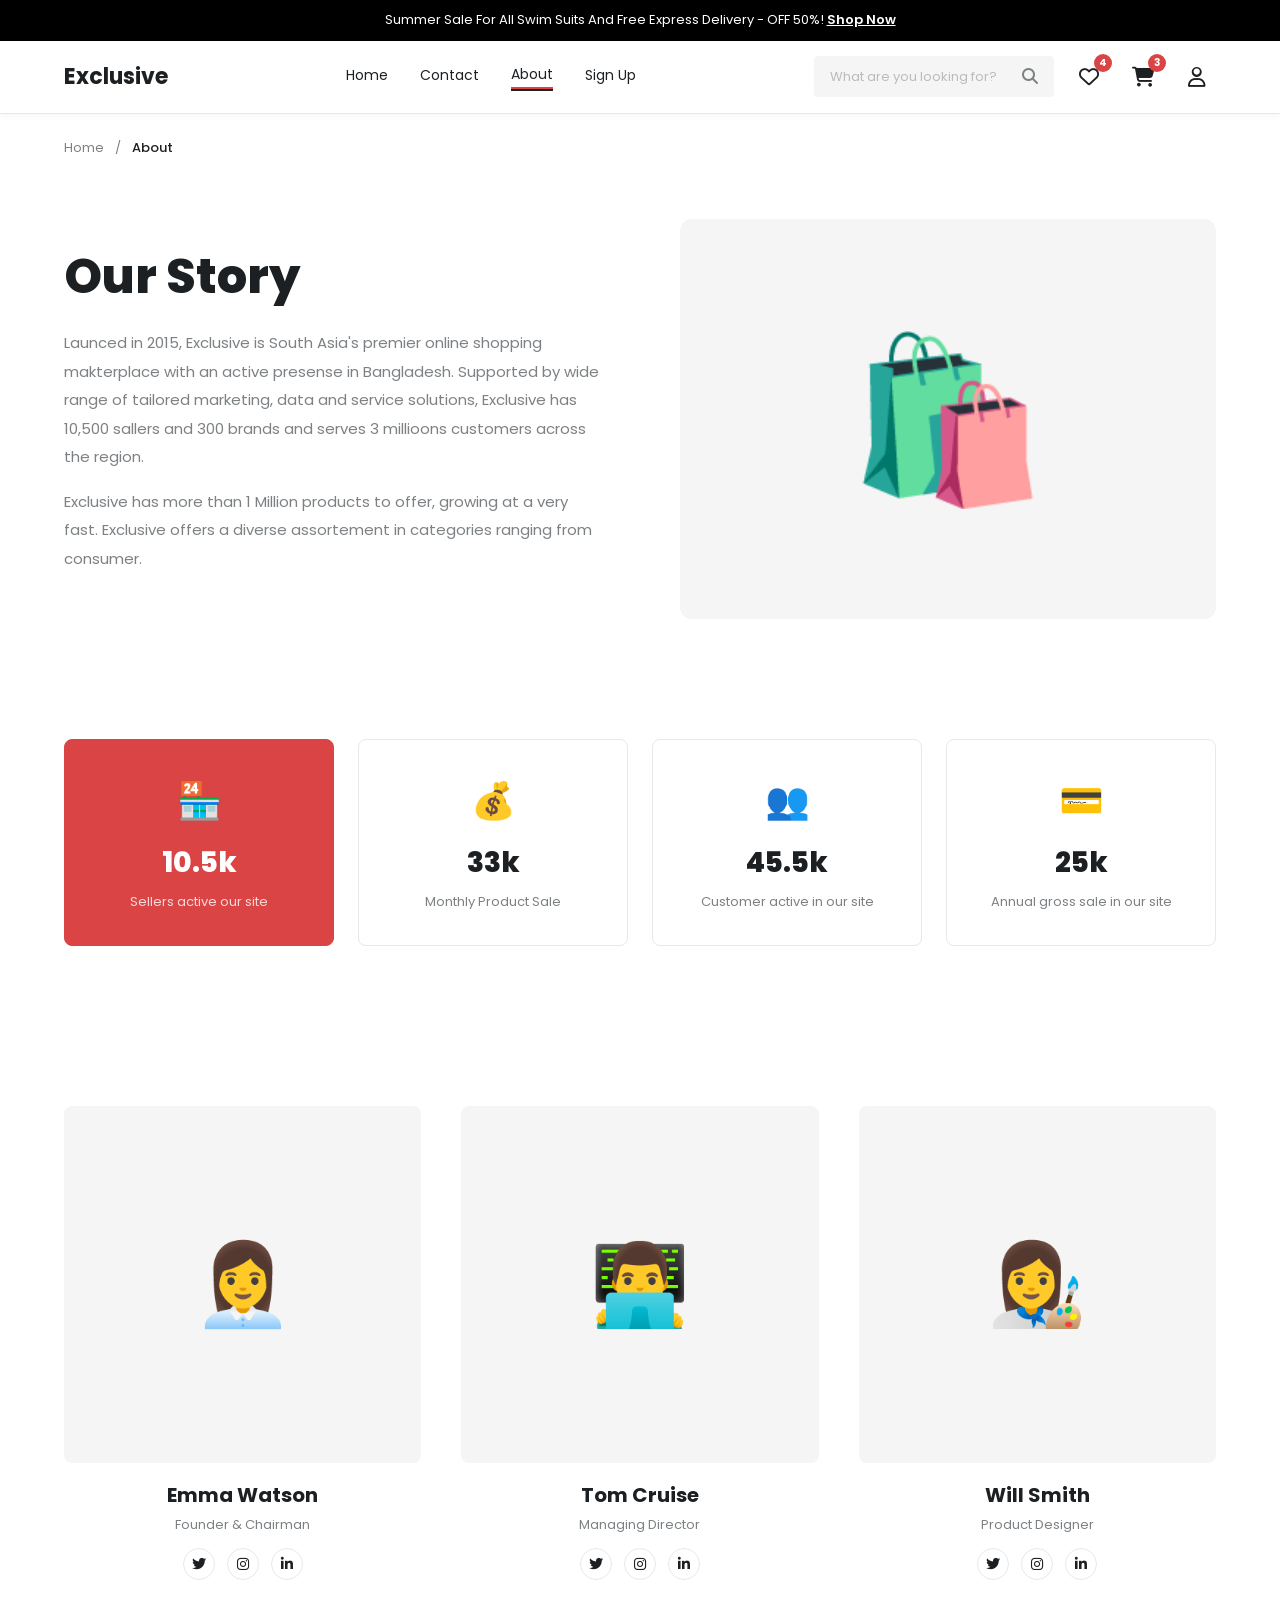
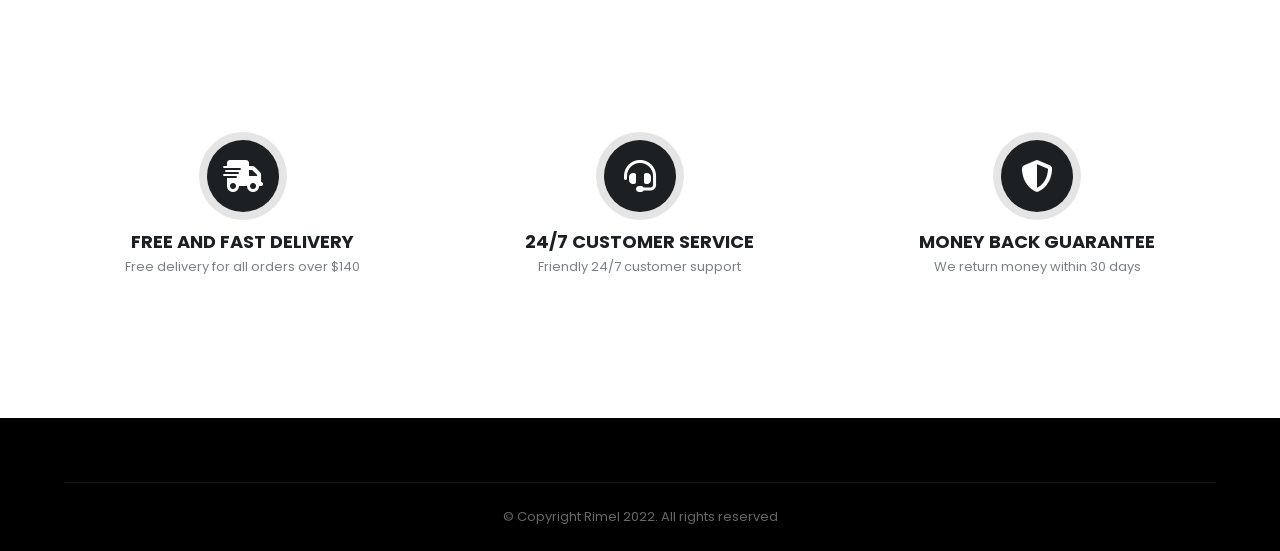
<file: about.html>
<!DOCTYPE html>
<html lang="en">
<head>
  <meta charset="UTF-8" />
  <meta name="viewport" content="width=device-width, initial-scale=1.0" />
  <title>About Us - Exclusive</title>
  <link rel="stylesheet" href="css/style.css" />
  <link rel="stylesheet" href="https://cdnjs.cloudflare.com/ajax/libs/font-awesome/6.4.0/css/all.min.css" />
  <link href="https://fonts.googleapis.com/css2?family=Poppins:wght@300;400;500;600;700;800&display=swap" rel="stylesheet" />
  <style>
    .about-hero { display: grid; grid-template-columns: 1fr 1fr; gap: 80px; align-items: center; padding: 60px 0; }
    .about-hero-content h1 { font-size: 48px; font-weight: 800; line-height: 1.2; margin-bottom: 24px; }
    .about-hero-content p { font-size: 15px; color: var(--text-secondary); line-height: 1.9; margin-bottom: 16px; }
    .about-hero-img { background: var(--bg-light); border-radius: 12px; min-height: 400px; display: flex; align-items: center; justify-content: center; font-size: 160px; }
    .stats-grid { display: grid; grid-template-columns: repeat(4, 1fr); gap: 24px; margin: 60px 0; }
    .stat-card { border: 1px solid var(--border); border-radius: 8px; padding: 32px 24px; text-align: center; cursor: pointer; transition: var(--transition); }
    .stat-card:hover, .stat-card.active { background: var(--primary); border-color: var(--primary); color: #fff; }
    .stat-card:hover .stat-label, .stat-card.active .stat-label { color: rgba(255,255,255,0.8); }
    .stat-icon { font-size: 36px; margin-bottom: 12px; }
    .stat-number { font-size: 28px; font-weight: 800; margin-bottom: 6px; }
    .stat-label { font-size: 13px; color: var(--text-secondary); }
    .team-grid { display: grid; grid-template-columns: repeat(3, 1fr); gap: 40px; margin: 40px 0; }
    .team-card { text-align: center; }
    .team-avatar { width: 100%; aspect-ratio: 1; background: var(--bg-light); border-radius: 8px; display: flex; align-items: center; justify-content: center; font-size: 80px; margin-bottom: 16px; }
    .team-name { font-size: 20px; font-weight: 700; margin-bottom: 4px; }
    .team-role { font-size: 13px; color: var(--text-secondary); margin-bottom: 12px; }
    .team-socials { display: flex; justify-content: center; gap: 12px; }
    .team-social { width: 32px; height: 32px; border-radius: 50%; border: 1px solid var(--border); display: flex; align-items: center; justify-content: center; font-size: 14px; transition: var(--transition); }
    .team-social:hover { background: var(--primary); border-color: var(--primary); color: #fff; }
    @media (max-width: 768px) { .about-hero { grid-template-columns: 1fr; } .stats-grid { grid-template-columns: 1fr 1fr; } .team-grid { grid-template-columns: 1fr; } }
  </style>
</head>
<body>

<!-- Topbar -->
<div class="topbar">
  <div class="container">
    <div class="topbar-message">Summer Sale For All Swim Suits And Free Express Delivery - OFF 50%! <a href="#">Shop Now</a></div>
  </div>
</div>

<!-- Header -->
<header class="header">
  <div class="container">
    <div class="header-inner">
      <a href="index.html" class="logo">Exclusive</a>
      <nav class="nav">
        <a href="index.html">Home</a>
        <a href="contact.html">Contact</a>
        <a href="about.html" class="active">About</a>
        <a href="signup.html">Sign Up</a>
      </nav>
      <div class="header-actions">
        <div class="search-bar"><input type="text" placeholder="What are you looking for?" /><button type="button"><i class="fas fa-search"></i></button></div>
        <a href="wishlist.html" class="header-icon-btn"><i class="far fa-heart"></i><span class="badge">4</span></a>
        <a href="cart.html" class="header-icon-btn"><i class="fas fa-shopping-cart"></i><span class="badge">3</span></a>
        <a href="account.html" class="header-icon-btn"><i class="far fa-user"></i></a>
      </div>
    </div>
  </div>
</header>

<!-- Breadcrumb -->
<div class="container" style="padding-top:24px;">
  <nav style="font-size:13px;color:var(--text-secondary);">
    <a href="index.html" style="color:var(--text-secondary);">Home</a>
    <span style="margin:0 8px;">/</span>
    <span style="color:var(--text-primary);font-weight:500;">About</span>
  </nav>
</div>

<!-- About Hero -->
<section class="container">
  <div class="about-hero">
    <div class="about-hero-content">
      <h1>Our Story</h1>
      <p>Launced in 2015, Exclusive is South Asia's premier online shopping makterplace with an active presense in Bangladesh. Supported by wide range of tailored marketing, data and service solutions, Exclusive has 10,500 sallers and 300 brands and serves 3 millioons customers across the region.</p>
      <p>Exclusive has more than 1 Million products to offer, growing at a very fast. Exclusive offers a diverse assortement in categories ranging from consumer.</p>
    </div>
    <div class="about-hero-img">🛍️</div>
  </div>
</section>

<!-- Stats -->
<section class="container">
  <div class="stats-grid">
    <div class="stat-card active">
      <div class="stat-icon">🏪</div>
      <div class="stat-number">10.5k</div>
      <div class="stat-label">Sellers active our site</div>
    </div>
    <div class="stat-card">
      <div class="stat-icon">💰</div>
      <div class="stat-number">33k</div>
      <div class="stat-label">Monthly Product Sale</div>
    </div>
    <div class="stat-card">
      <div class="stat-icon">👥</div>
      <div class="stat-number">45.5k</div>
      <div class="stat-label">Customer active in our site</div>
    </div>
    <div class="stat-card">
      <div class="stat-icon">💳</div>
      <div class="stat-number">25k</div>
      <div class="stat-label">Annual gross sale in our site</div>
    </div>
  </div>
</section>

<!-- Team -->
<section class="section">
  <div class="container">
    <div class="team-grid">
      <div class="team-card">
        <div class="team-avatar">👩‍💼</div>
        <h3 class="team-name">Emma Watson</h3>
        <p class="team-role">Founder & Chairman</p>
        <div class="team-socials">
          <a href="#" class="team-social"><i class="fab fa-twitter"></i></a>
          <a href="#" class="team-social"><i class="fab fa-instagram"></i></a>
          <a href="#" class="team-social"><i class="fab fa-linkedin-in"></i></a>
        </div>
      </div>
      <div class="team-card">
        <div class="team-avatar">👨‍💻</div>
        <h3 class="team-name">Tom Cruise</h3>
        <p class="team-role">Managing Director</p>
        <div class="team-socials">
          <a href="#" class="team-social"><i class="fab fa-twitter"></i></a>
          <a href="#" class="team-social"><i class="fab fa-instagram"></i></a>
          <a href="#" class="team-social"><i class="fab fa-linkedin-in"></i></a>
        </div>
      </div>
      <div class="team-card">
        <div class="team-avatar">👩‍🎨</div>
        <h3 class="team-name">Will Smith</h3>
        <p class="team-role">Product Designer</p>
        <div class="team-socials">
          <a href="#" class="team-social"><i class="fab fa-twitter"></i></a>
          <a href="#" class="team-social"><i class="fab fa-instagram"></i></a>
          <a href="#" class="team-social"><i class="fab fa-linkedin-in"></i></a>
        </div>
      </div>
    </div>
  </div>
</section>

<!-- Services -->
<section class="section">
  <div class="container">
    <div class="services-grid">
      <div class="service-card">
        <div class="service-icon-wrap"><i class="fas fa-shipping-fast service-icon"></i></div>
        <div><h3 class="service-title">FREE AND FAST DELIVERY</h3><p class="service-desc">Free delivery for all orders over $140</p></div>
      </div>
      <div class="service-card">
        <div class="service-icon-wrap"><i class="fas fa-headset service-icon"></i></div>
        <div><h3 class="service-title">24/7 CUSTOMER SERVICE</h3><p class="service-desc">Friendly 24/7 customer support</p></div>
      </div>
      <div class="service-card">
        <div class="service-icon-wrap"><i class="fas fa-shield-alt service-icon"></i></div>
        <div><h3 class="service-title">MONEY BACK GUARANTEE</h3><p class="service-desc">We return money within 30 days</p></div>
      </div>
    </div>
  </div>
</section>

<footer class="footer"><div class="container"><div class="footer-bottom"><p>&copy; Copyright Rimel 2022. All rights reserved</p></div></div></footer>

<button class="scroll-top"><i class="fas fa-arrow-up"></i></button>
<div class="toast" id="toast"></div>
<script src="js/main.js"></script>
</body>
</html>
</file>
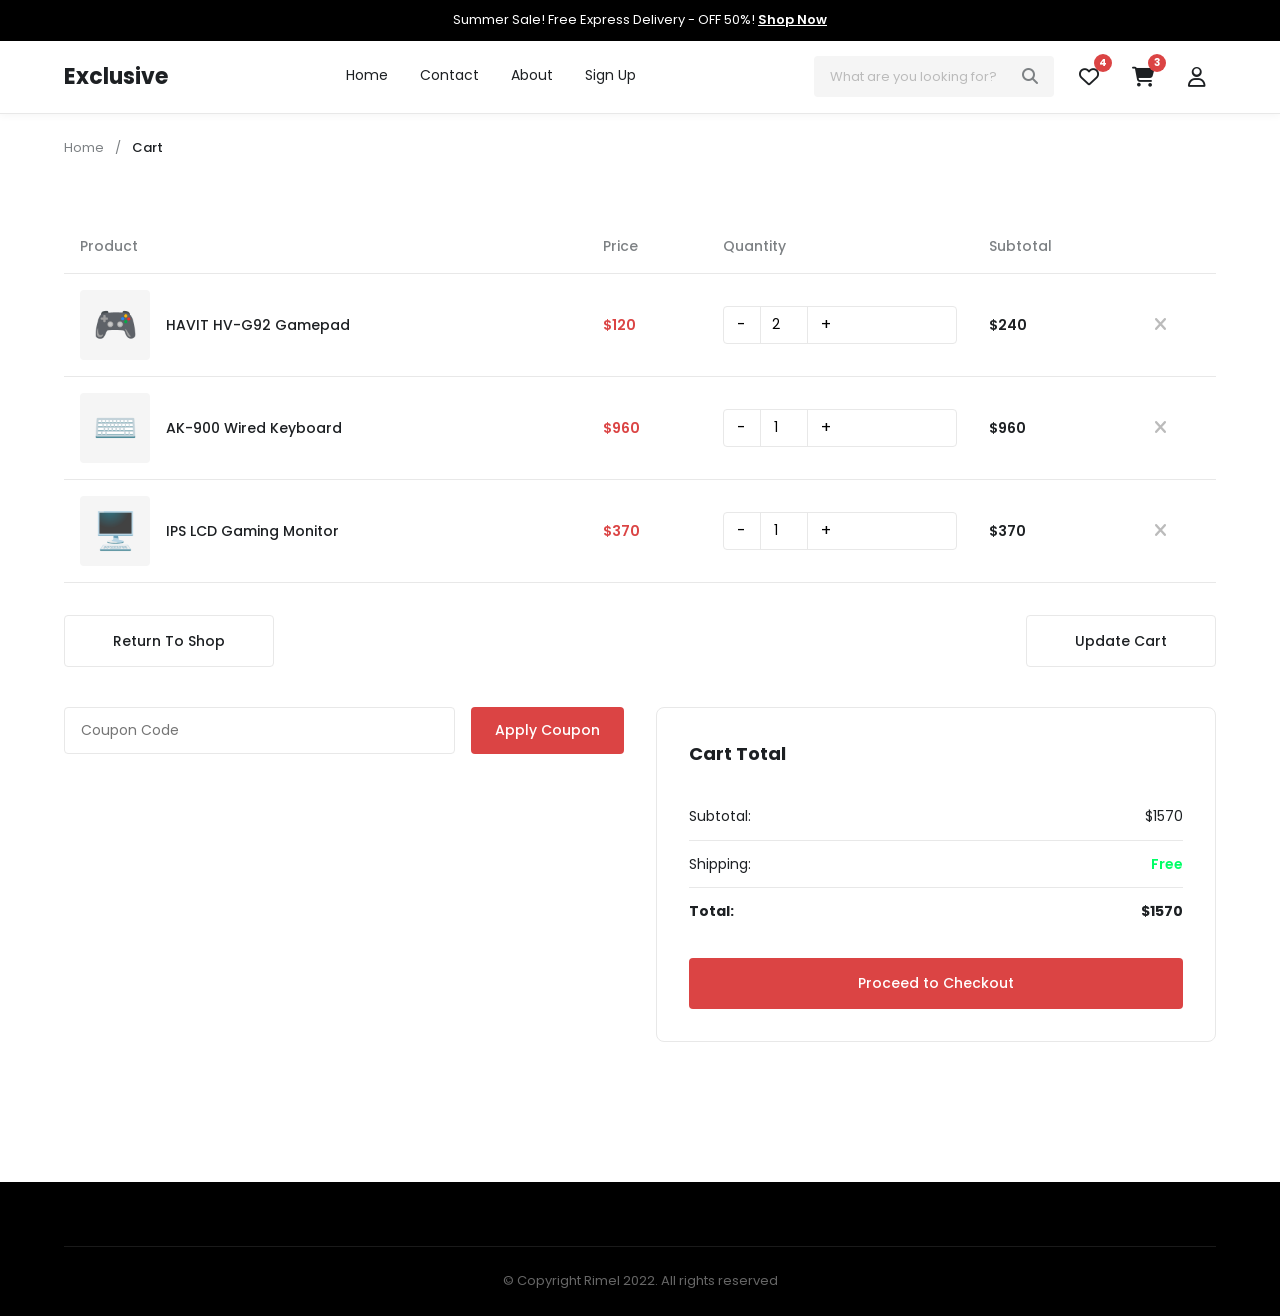
<file: cart.html>
<!DOCTYPE html>
<html lang="en">
<head>
  <meta charset="UTF-8" />
  <meta name="viewport" content="width=device-width, initial-scale=1.0" />
  <title>Cart - Exclusive</title>
  <link rel="stylesheet" href="css/style.css" />
  <link rel="stylesheet" href="https://cdnjs.cloudflare.com/ajax/libs/font-awesome/6.4.0/css/all.min.css" />
  <link href="https://fonts.googleapis.com/css2?family=Poppins:wght@300;400;500;600;700;800&display=swap" rel="stylesheet" />
  <style>
    .cart-table { width: 100%; border-collapse: collapse; margin-bottom: 32px; }
    .cart-table th { text-align: left; padding: 16px; font-size: 14px; font-weight: 500; color: var(--text-secondary); border-bottom: 1px solid var(--border); }
    .cart-table td { padding: 16px; vertical-align: middle; border-bottom: 1px solid var(--border); }
    .cart-product { display: flex; align-items: center; gap: 16px; }
    .cart-product-img { width: 70px; height: 70px; border-radius: 4px; overflow: hidden; background: var(--bg-light); display: flex; align-items: center; justify-content: center; font-size: 36px; flex-shrink: 0; }
    .cart-product-img img { width: 100%; height: 100%; object-fit: contain; }
    .qty-control { display: flex; align-items: center; border: 1px solid var(--border); border-radius: 4px; overflow: hidden; }
    .qty-btn { width: 36px; height: 36px; border: none; background: transparent; cursor: pointer; font-size: 16px; transition: var(--transition); display: flex; align-items: center; justify-content: center; }
    .qty-btn:hover { background: var(--primary); color: #fff; }
    .qty-input { width: 48px; height: 36px; border: none; border-left: 1px solid var(--border); border-right: 1px solid var(--border); text-align: center; font-family: var(--font-main); font-size: 14px; }
    .cart-bottom { display: grid; grid-template-columns: 1fr 1fr; gap: 32px; }
    .coupon-form { display: flex; gap: 16px; }
    .coupon-input { flex: 1; border: 1px solid var(--border); border-radius: 4px; padding: 12px 16px; font-size: 14px; font-family: var(--font-main); }
    .cart-summary { border: 1px solid var(--border); border-radius: 8px; padding: 32px; }
    .cart-summary h3 { font-size: 18px; font-weight: 700; margin-bottom: 24px; }
    .summary-row { display: flex; justify-content: space-between; padding: 12px 0; border-bottom: 1px solid var(--border); font-size: 14px; }
    .summary-row:last-of-type { border-bottom: none; }
    .summary-total { font-weight: 700; }
    .delete-btn { color: var(--text-muted); cursor: pointer; transition: var(--transition); background: none; border: none; font-size: 18px; }
    .delete-btn:hover { color: var(--primary); }
    @media (max-width: 768px) { .cart-bottom { grid-template-columns: 1fr; } }
  </style>
</head>
<body>

<!-- Topbar -->
<div class="topbar"><div class="container"><div class="topbar-message">Summer Sale! Free Express Delivery - OFF 50%! <a href="#">Shop Now</a></div></div></div>

<!-- Header -->
<header class="header">
  <div class="container">
    <div class="header-inner">
      <a href="index.html" class="logo">Exclusive</a>
      <nav class="nav">
        <a href="index.html">Home</a><a href="contact.html">Contact</a><a href="about.html">About</a><a href="signup.html">Sign Up</a>
      </nav>
      <div class="header-actions">
        <div class="search-bar"><input type="text" placeholder="What are you looking for?" /><button type="button"><i class="fas fa-search"></i></button></div>
        <a href="wishlist.html" class="header-icon-btn"><i class="far fa-heart"></i><span class="badge">4</span></a>
        <a href="cart.html" class="header-icon-btn"><i class="fas fa-shopping-cart"></i><span class="badge" style="background:var(--primary);">3</span></a>
        <a href="account.html" class="header-icon-btn"><i class="far fa-user"></i></a>
      </div>
    </div>
  </div>
</header>

<!-- Breadcrumb -->
<div class="container" style="padding-top:24px;padding-bottom:0;">
  <nav style="font-size:13px;color:var(--text-secondary);">
    <a href="index.html" style="color:var(--text-secondary);">Home</a> <span style="margin:0 8px;">/</span> <span style="color:var(--text-primary);font-weight:500;">Cart</span>
  </nav>
</div>

<!-- Cart Section -->
<section class="section">
  <div class="container">

    <table class="cart-table">
      <thead>
        <tr>
          <th>Product</th>
          <th>Price</th>
          <th>Quantity</th>
          <th>Subtotal</th>
          <th></th>
        </tr>
      </thead>
      <tbody>
        <tr>
          <td>
            <div class="cart-product">
              <div class="cart-product-img">🎮</div>
              <span style="font-size:14px;font-weight:500;">HAVIT HV-G92 Gamepad</span>
            </div>
          </td>
          <td style="color:var(--primary);font-weight:600;">$120</td>
          <td>
            <div class="qty-control">
              <button class="qty-btn" onclick="changeQty(this,-1)">-</button>
              <input type="number" class="qty-input" value="2" min="1" />
              <button class="qty-btn" onclick="changeQty(this,1)">+</button>
            </div>
          </td>
          <td style="font-weight:600;">$240</td>
          <td><button class="delete-btn" onclick="this.closest('tr').remove()"><i class="fas fa-times"></i></button></td>
        </tr>
        <tr>
          <td>
            <div class="cart-product">
              <div class="cart-product-img">⌨️</div>
              <span style="font-size:14px;font-weight:500;">AK-900 Wired Keyboard</span>
            </div>
          </td>
          <td style="color:var(--primary);font-weight:600;">$960</td>
          <td>
            <div class="qty-control">
              <button class="qty-btn" onclick="changeQty(this,-1)">-</button>
              <input type="number" class="qty-input" value="1" min="1" />
              <button class="qty-btn" onclick="changeQty(this,1)">+</button>
            </div>
          </td>
          <td style="font-weight:600;">$960</td>
          <td><button class="delete-btn" onclick="this.closest('tr').remove()"><i class="fas fa-times"></i></button></td>
        </tr>
        <tr>
          <td>
            <div class="cart-product">
              <div class="cart-product-img">🖥️</div>
              <span style="font-size:14px;font-weight:500;">IPS LCD Gaming Monitor</span>
            </div>
          </td>
          <td style="color:var(--primary);font-weight:600;">$370</td>
          <td>
            <div class="qty-control">
              <button class="qty-btn" onclick="changeQty(this,-1)">-</button>
              <input type="number" class="qty-input" value="1" min="1" />
              <button class="qty-btn" onclick="changeQty(this,1)">+</button>
            </div>
          </td>
          <td style="font-weight:600;">$370</td>
          <td><button class="delete-btn" onclick="this.closest('tr').remove()"><i class="fas fa-times"></i></button></td>
        </tr>
      </tbody>
    </table>

    <!-- Action buttons -->
    <div style="display:flex;justify-content:space-between;margin-bottom:40px;flex-wrap:wrap;gap:16px;">
      <a href="index.html" class="btn btn-secondary">Return To Shop</a>
      <button class="btn btn-secondary" onclick="alert('Cart updated!')">Update Cart</button>
    </div>

    <!-- Bottom -->
    <div class="cart-bottom">
      <!-- Coupon -->
      <div>
        <div class="coupon-form">
          <input type="text" class="coupon-input" placeholder="Coupon Code" />
          <button class="btn btn-primary" style="padding:12px 24px;">Apply Coupon</button>
        </div>
      </div>

      <!-- Summary -->
      <div class="cart-summary">
        <h3>Cart Total</h3>
        <div class="summary-row"><span>Subtotal:</span><span>$1570</span></div>
        <div class="summary-row"><span>Shipping:</span><span style="color:var(--success);font-weight:600;">Free</span></div>
        <div class="summary-row summary-total"><span>Total:</span><span>$1570</span></div>
        <a href="#" class="btn btn-primary" style="width:100%;margin-top:24px;justify-content:center;">Proceed to Checkout</a>
      </div>
    </div>

  </div>
</section>

<footer class="footer"><div class="container"><div class="footer-bottom"><p>&copy; Copyright Rimel 2022. All rights reserved</p></div></div></footer>

<button class="scroll-top"><i class="fas fa-arrow-up"></i></button>
<div class="toast" id="toast"></div>

<script>
function changeQty(btn, delta) {
  const input = btn.parentElement.querySelector('.qty-input');
  input.value = Math.max(1, parseInt(input.value) + delta);
}
</script>
<script src="js/main.js"></script>
</body>
</html>
</file>
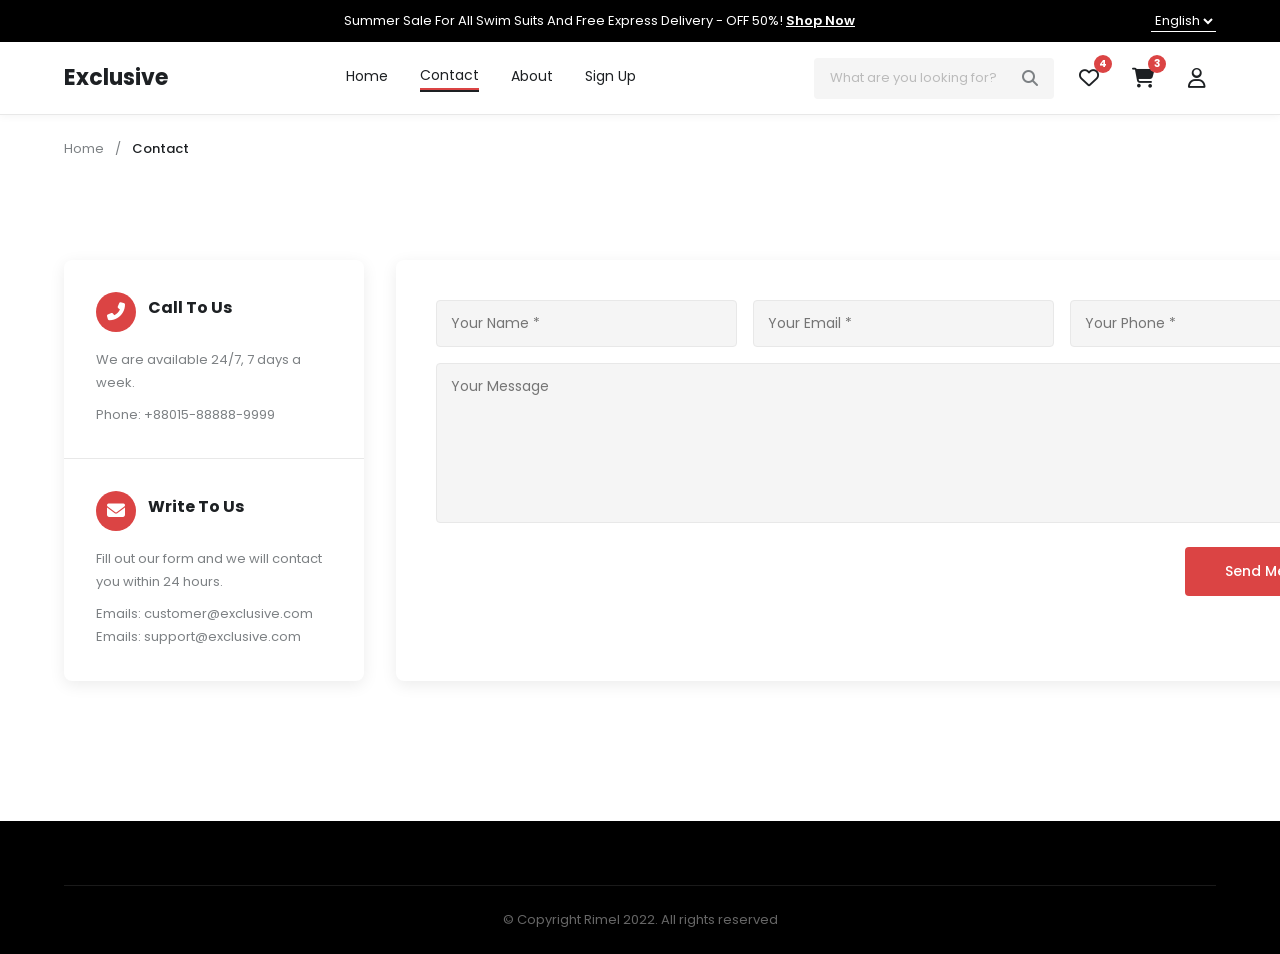
<file: contact.html>
<!DOCTYPE html>
<html lang="en">
<head>
  <meta charset="UTF-8" />
  <meta name="viewport" content="width=device-width, initial-scale=1.0" />
  <title>Contact Us - Exclusive</title>
  <link rel="stylesheet" href="css/style.css" />
  <link rel="stylesheet" href="https://cdnjs.cloudflare.com/ajax/libs/font-awesome/6.4.0/css/all.min.css" />
  <link href="https://fonts.googleapis.com/css2?family=Poppins:wght@300;400;500;600;700;800&display=swap" rel="stylesheet" />
  <style>
    .contact-grid { display: grid; grid-template-columns: 300px 1fr; gap: 32px; margin-top: 40px; }
    .contact-info-card { background: #fff; border-radius: 8px; box-shadow: 0 4px 16px rgba(0,0,0,0.08); overflow: hidden; }
    .contact-info-section { padding: 32px; border-bottom: 1px solid var(--border); }
    .contact-info-section:last-child { border-bottom: none; }
    .contact-info-section h3 { font-size: 16px; font-weight: 700; margin-bottom: 8px; }
    .contact-info-section p { font-size: 13px; color: var(--text-secondary); line-height: 1.8; }
    .contact-form-card { background: #fff; border-radius: 8px; box-shadow: 0 4px 16px rgba(0,0,0,0.08); padding: 40px; }
    .form-row { display: grid; grid-template-columns: 1fr 1fr 1fr; gap: 16px; margin-bottom: 16px; }
    .form-group { display: flex; flex-direction: column; gap: 6px; }
    .form-group label { font-size: 13px; font-weight: 500; color: var(--text-secondary); }
    .form-group input, .form-group textarea { border: 1px solid var(--border); border-radius: 4px; padding: 12px 14px; font-size: 14px; font-family: var(--font-main); transition: var(--transition); background: var(--bg-light); }
    .form-group input:focus, .form-group textarea:focus { border-color: var(--primary); background: #fff; outline: none; }
    .form-group textarea { min-height: 160px; resize: vertical; }
    .contact-form-btn { display: flex; justify-content: flex-end; margin-top: 24px; }
    @media (max-width: 768px) { .contact-grid { grid-template-columns: 1fr; } .form-row { grid-template-columns: 1fr; } }
  </style>
</head>
<body>

<!-- Topbar -->
<div class="topbar">
  <div class="container">
    <div class="topbar-message">Summer Sale For All Swim Suits And Free Express Delivery - OFF 50%! <a href="#">Shop Now</a></div>
    <div class="topbar-links"><select><option>English</option><option>Urdu</option></select></div>
  </div>
</div>

<!-- Header -->
<header class="header">
  <div class="container">
    <div class="header-inner">
      <a href="index.html" class="logo">Exclusive</a>
      <nav class="nav">
        <a href="index.html">Home</a>
        <a href="contact.html" class="active">Contact</a>
        <a href="about.html">About</a>
        <a href="signup.html">Sign Up</a>
      </nav>
      <div class="header-actions">
        <div class="search-bar">
          <input type="text" placeholder="What are you looking for?" />
          <button type="button"><i class="fas fa-search"></i></button>
        </div>
        <a href="wishlist.html" class="header-icon-btn"><i class="far fa-heart"></i><span class="badge">4</span></a>
        <a href="cart.html" class="header-icon-btn"><i class="fas fa-shopping-cart"></i><span class="badge cart-badge">3</span></a>
        <a href="account.html" class="header-icon-btn"><i class="far fa-user"></i></a>
      </div>
    </div>
  </div>
</header>

<!-- Breadcrumb -->
<div class="container" style="padding-top:24px;padding-bottom:0;">
  <nav style="font-size:13px;color:var(--text-secondary);">
    <a href="index.html" style="color:var(--text-secondary);">Home</a>
    <span style="margin:0 8px;">/</span>
    <span style="color:var(--text-primary);font-weight:500;">Contact</span>
  </nav>
</div>

<!-- Contact Section -->
<section class="section">
  <div class="container">
    <div class="contact-grid">

      <!-- Info Cards -->
      <div class="contact-info-card">
        <div class="contact-info-section">
          <div style="display:flex;align-items:center;gap:12px;margin-bottom:16px;">
            <div style="width:40px;height:40px;background:var(--primary);border-radius:50%;display:flex;align-items:center;justify-content:center;color:#fff;font-size:18px;">
              <i class="fas fa-phone-alt"></i>
            </div>
            <h3>Call To Us</h3>
          </div>
          <p>We are available 24/7, 7 days a week.</p>
          <p style="margin-top:8px;">Phone: +88015-88888-9999</p>
        </div>
        <div class="contact-info-section">
          <div style="display:flex;align-items:center;gap:12px;margin-bottom:16px;">
            <div style="width:40px;height:40px;background:var(--primary);border-radius:50%;display:flex;align-items:center;justify-content:center;color:#fff;font-size:18px;">
              <i class="fas fa-envelope"></i>
            </div>
            <h3>Write To Us</h3>
          </div>
          <p>Fill out our form and we will contact you within 24 hours.</p>
          <p style="margin-top:8px;">Emails: customer@exclusive.com</p>
          <p>Emails: support@exclusive.com</p>
        </div>
      </div>

      <!-- Form -->
      <div class="contact-form-card">
        <form onsubmit="return false;">
          <div class="form-row">
            <div class="form-group">
              <input type="text" placeholder="Your Name *" required />
            </div>
            <div class="form-group">
              <input type="email" placeholder="Your Email *" required />
            </div>
            <div class="form-group">
              <input type="tel" placeholder="Your Phone *" />
            </div>
          </div>
          <div class="form-group">
            <textarea placeholder="Your Message"></textarea>
          </div>
          <div class="contact-form-btn">
            <button type="submit" class="btn btn-primary" style="padding:14px 40px;">Send Message</button>
          </div>
        </form>
      </div>

    </div>
  </div>
</section>

<!-- Footer -->
<footer class="footer">
  <div class="container">
    <div class="footer-bottom">
      <p>&copy; Copyright Rimel 2022. All rights reserved</p>
    </div>
  </div>
</footer>

<button class="scroll-top" aria-label="Scroll to top"><i class="fas fa-arrow-up"></i></button>
<div class="toast" id="toast"></div>
<script src="js/main.js"></script>
</body>
</html>
</file>
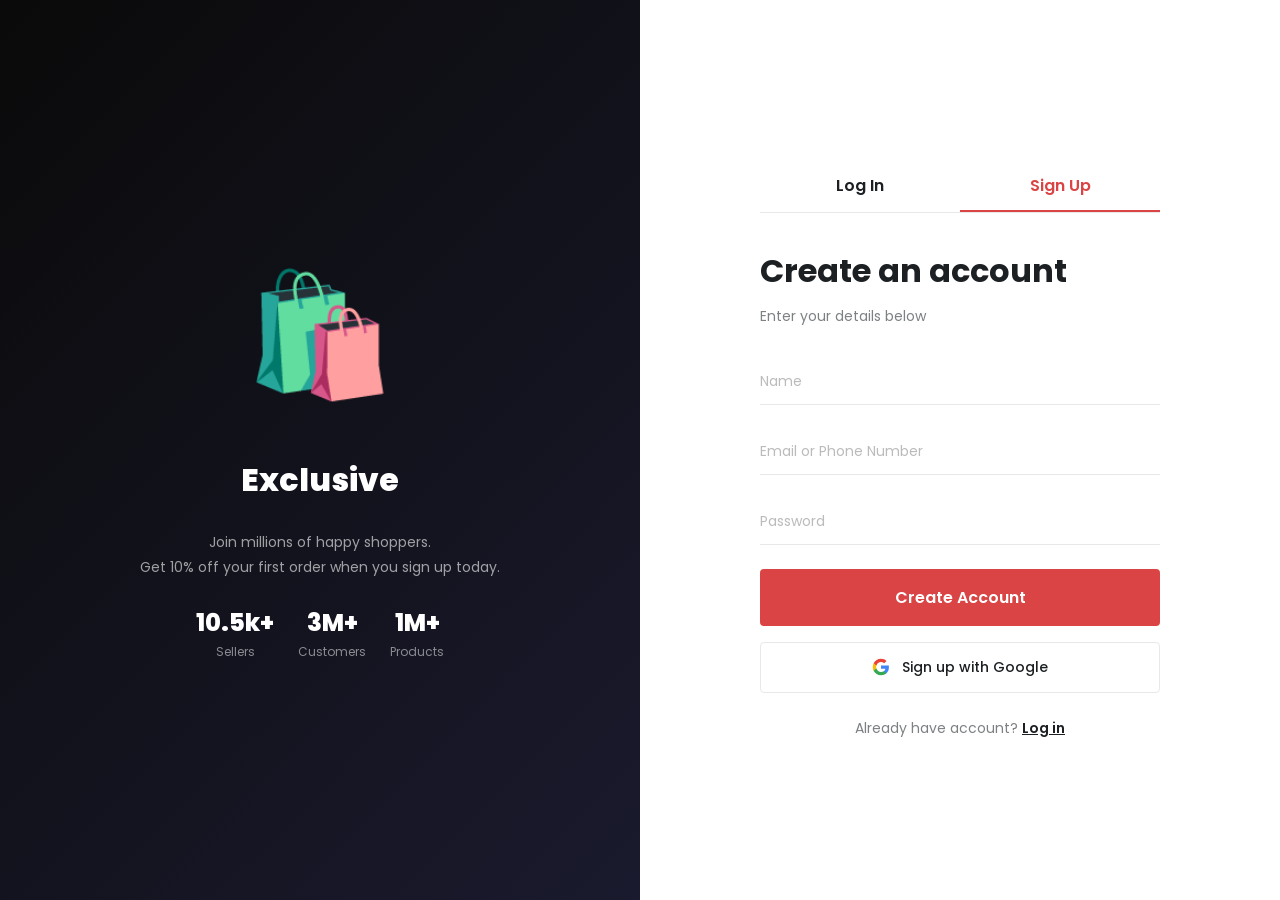
<file: signup.html>
<!DOCTYPE html>
<html lang="en">
<head>
  <meta charset="UTF-8" />
  <meta name="viewport" content="width=device-width, initial-scale=1.0" />
  <title>Sign Up - Exclusive</title>
  <link rel="stylesheet" href="css/style.css" />
  <link rel="stylesheet" href="https://cdnjs.cloudflare.com/ajax/libs/font-awesome/6.4.0/css/all.min.css" />
  <link href="https://fonts.googleapis.com/css2?family=Poppins:wght@300;400;500;600;700;800&display=swap" rel="stylesheet" />
  <style>
    .auth-page { min-height: 100vh; display: grid; grid-template-columns: 1fr 1fr; }
    .auth-visual { background: linear-gradient(135deg, #0a0a0a, #1a1a2e); display: flex; align-items: center; justify-content: center; flex-direction: column; gap: 24px; padding: 60px; }
    .auth-visual-icon { font-size: 120px; }
    .auth-visual-title { font-size: 32px; font-weight: 800; color: #fff; text-align: center; }
    .auth-visual-desc { font-size: 14px; color: rgba(255,255,255,0.6); text-align: center; line-height: 1.8; }
    .auth-form-side { display: flex; align-items: center; justify-content: center; padding: 60px 40px; }
    .auth-form-box { width: 100%; max-width: 400px; }
    .auth-form-box h1 { font-size: 32px; font-weight: 700; margin-bottom: 8px; }
    .auth-form-box p { font-size: 14px; color: var(--text-secondary); margin-bottom: 32px; }
    .auth-input { width: 100%; border: none; border-bottom: 1px solid var(--border); padding: 12px 0; font-size: 14px; font-family: var(--font-main); margin-bottom: 24px; background: transparent; transition: var(--transition); }
    .auth-input:focus { border-bottom-color: var(--primary); outline: none; }
    .auth-input::placeholder { color: var(--text-muted); }
    .auth-btn { width: 100%; padding: 16px; background: var(--primary); color: #fff; border: none; border-radius: 4px; font-size: 16px; font-weight: 600; cursor: pointer; font-family: var(--font-main); transition: var(--transition); margin-bottom: 16px; }
    .auth-btn:hover { background: var(--primary-hover); }
    .auth-google-btn { width: 100%; padding: 14px; background: #fff; color: var(--text-primary); border: 1px solid var(--border); border-radius: 4px; font-size: 14px; font-weight: 500; cursor: pointer; font-family: var(--font-main); display: flex; align-items: center; justify-content: center; gap: 12px; transition: var(--transition); margin-bottom: 24px; }
    .auth-google-btn:hover { background: var(--bg-light); }
    .auth-footer { text-align: center; font-size: 14px; color: var(--text-secondary); }
    .auth-footer a { color: var(--text-primary); font-weight: 600; text-decoration: underline; }
    .auth-tabs { display: flex; margin-bottom: 32px; border-bottom: 1px solid var(--border); }
    .auth-tab { flex: 1; text-align: center; padding: 12px; cursor: pointer; font-size: 16px; font-weight: 600; border-bottom: 2px solid transparent; transition: var(--transition); }
    .auth-tab.active { border-bottom-color: var(--primary); color: var(--primary); }
    @media (max-width: 768px) { .auth-page { grid-template-columns: 1fr; } .auth-visual { display: none; } }
  </style>
</head>
<body>

<div class="auth-page">
  <!-- Visual Side -->
  <div class="auth-visual">
    <div class="auth-visual-icon">🛍️</div>
    <h2 class="auth-visual-title">Exclusive</h2>
    <p class="auth-visual-desc">Join millions of happy shoppers.<br/>Get 10% off your first order when you sign up today.</p>
    <div style="display:flex;gap:24px;text-align:center;">
      <div><div style="font-size:24px;font-weight:800;color:#fff;">10.5k+</div><div style="font-size:12px;color:rgba(255,255,255,0.5);">Sellers</div></div>
      <div><div style="font-size:24px;font-weight:800;color:#fff;">3M+</div><div style="font-size:12px;color:rgba(255,255,255,0.5);">Customers</div></div>
      <div><div style="font-size:24px;font-weight:800;color:#fff;">1M+</div><div style="font-size:12px;color:rgba(255,255,255,0.5);">Products</div></div>
    </div>
  </div>

  <!-- Form Side -->
  <div class="auth-form-side">
    <div class="auth-form-box">
      <div class="auth-tabs">
        <div class="auth-tab" id="login-tab" onclick="switchTab('login')">Log In</div>
        <div class="auth-tab active" id="signup-tab" onclick="switchTab('signup')">Sign Up</div>
      </div>

      <!-- Sign Up Form -->
      <div id="signup-form">
        <h1>Create an account</h1>
        <p>Enter your details below</p>
        <form onsubmit="return false;">
          <input type="text" class="auth-input" placeholder="Name" />
          <input type="email" class="auth-input" placeholder="Email or Phone Number" />
          <input type="password" class="auth-input" placeholder="Password" />
          <button class="auth-btn">Create Account</button>
          <button class="auth-google-btn" type="button">
            <svg width="18" height="18" viewBox="0 0 24 24"><path fill="#4285F4" d="M22.56 12.25c0-.78-.07-1.53-.2-2.25H12v4.26h5.92c-.26 1.37-1.04 2.53-2.21 3.31v2.77h3.57c2.08-1.92 3.28-4.74 3.28-8.09z"/><path fill="#34A853" d="M12 23c2.97 0 5.46-.98 7.28-2.66l-3.57-2.77c-.98.66-2.23 1.06-3.71 1.06-2.86 0-5.29-1.93-6.16-4.53H2.18v2.84C3.99 20.53 7.7 23 12 23z"/><path fill="#FBBC05" d="M5.84 14.09c-.22-.66-.35-1.36-.35-2.09s.13-1.43.35-2.09V7.07H2.18C1.43 8.55 1 10.22 1 12s.43 3.45 1.18 4.93l2.85-2.22.81-.62z"/><path fill="#EA4335" d="M12 5.38c1.62 0 3.06.56 4.21 1.64l3.15-3.15C17.45 2.09 14.97 1 12 1 7.7 1 3.99 3.47 2.18 7.07l3.66 2.84c.87-2.6 3.3-4.53 6.16-4.53z"/></svg>
            Sign up with Google
          </button>
          <div class="auth-footer">Already have account? <a href="#" onclick="switchTab('login')">Log in</a></div>
        </form>
      </div>

      <!-- Log In Form -->
      <div id="login-form" style="display:none;">
        <h1>Log in to Exclusive</h1>
        <p>Enter your details below</p>
        <form onsubmit="return false;">
          <input type="email" class="auth-input" placeholder="Email or Phone Number" />
          <input type="password" class="auth-input" placeholder="Password" />
          <div style="display:flex;justify-content:space-between;align-items:center;margin-bottom:24px;">
            <button class="auth-btn" style="width:auto;padding:14px 40px;margin:0;">Log In</button>
            <a href="#" style="color:var(--primary);font-size:13px;font-weight:500;">Forget Password?</a>
          </div>
        </form>
      </div>

    </div>
  </div>
</div>

<script>
function switchTab(tab) {
  document.getElementById('login-form').style.display = tab === 'login' ? 'block' : 'none';
  document.getElementById('signup-form').style.display = tab === 'signup' ? 'block' : 'none';
  document.getElementById('login-tab').classList.toggle('active', tab === 'login');
  document.getElementById('signup-tab').classList.toggle('active', tab === 'signup');
}
</script>
</body>
</html>
</file>
<file: css/style.css>
/* =============================================
   EXCLUSIVE - Full E-Commerce Website
   Based on MD Rimel's Figma Design
   ============================================= */

@import url('https://fonts.googleapis.com/css2?family=Poppins:wght@300;400;500;600;700;800&family=Inter:wght@300;400;500;600;700&display=swap');

/* ---- CSS Variables ---- */
:root {
  --primary: #DB4444;
  --primary-hover: #c03030;
  --secondary: #00C2CB;
  --text-primary: #1D2023;
  --text-secondary: #7D8184;
  --text-muted: #BBBBBB;
  --bg-white: #FFFFFF;
  --bg-light: #F5F5F5;
  --bg-dark: #000000;
  --bg-section: #FAFAFA;
  --border: #E8E8E8;
  --star: #FFAD33;
  --success: #00FF66;
  --font-main: 'Poppins', sans-serif;
  --shadow: 0 4px 16px rgba(0,0,0,0.08);
  --shadow-hover: 0 8px 32px rgba(0,0,0,0.14);
  --transition: all 0.25s ease;
  --radius: 4px;
  --radius-lg: 8px;
}

/* ---- Reset & Base ---- */
*, *::before, *::after { box-sizing: border-box; margin: 0; padding: 0; }
html { scroll-behavior: smooth; }
body { font-family: var(--font-main); color: var(--text-primary); background: var(--bg-white); line-height: 1.6; font-size: 14px; }
a { text-decoration: none; color: inherit; transition: var(--transition); }
ul { list-style: none; }
img { max-width: 100%; display: block; }
button { font-family: var(--font-main); cursor: pointer; border: none; outline: none; }
input, select { font-family: var(--font-main); outline: none; border: none; }

/* ---- Utility ---- */
.container { max-width: 1200px; margin: 0 auto; padding: 0 24px; }
.flex { display: flex; align-items: center; }
.flex-between { display: flex; align-items: center; justify-content: space-between; }
.flex-center { display: flex; align-items: center; justify-content: center; }
.grid { display: grid; }
.btn { display: inline-flex; align-items: center; justify-content: center; padding: 14px 48px; border-radius: var(--radius); font-size: 14px; font-weight: 500; transition: var(--transition); cursor: pointer; gap: 8px; }
.btn-primary { background: var(--primary); color: #fff; }
.btn-primary:hover { background: var(--primary-hover); transform: translateY(-1px); box-shadow: 0 4px 12px rgba(219,68,68,0.35); }
.btn-secondary { background: transparent; color: var(--text-primary); border: 1px solid var(--border); }
.btn-secondary:hover { background: var(--bg-light); }
.btn-dark { background: var(--bg-dark); color: #fff; }
.btn-dark:hover { background: var(--primary); }
.section { padding: 60px 0; }
.section-header { display: flex; flex-direction: column; gap: 20px; margin-bottom: 40px; }
.tag-label { display: flex; align-items: center; gap: 12px; }
.tag-bar { width: 16px; height: 40px; background: var(--primary); border-radius: var(--radius); }
.tag-text { color: var(--primary); font-weight: 600; font-size: 14px; }
.section-title-row { display: flex; align-items: center; justify-content: space-between; }
.section-title { font-size: 28px; font-weight: 700; color: var(--text-primary); }
.view-all { color: var(--text-primary); font-size: 14px; font-weight: 500; padding: 12px 32px; border: 1px solid var(--text-primary); border-radius: var(--radius); transition: var(--transition); }
.view-all:hover { background: var(--primary); color: #fff; border-color: var(--primary); }
.arrow-btns { display: flex; gap: 8px; }
.arrow-btn { width: 46px; height: 46px; border-radius: 50%; background: var(--bg-light); border: none; cursor: pointer; display: flex; align-items: center; justify-content: center; transition: var(--transition); font-size: 16px; }
.arrow-btn:hover { background: var(--primary); color: #fff; }

/* ---- Topbar ---- */
.topbar { background: var(--bg-dark); color: #fff; padding: 10px 0; font-size: 13px; }
.topbar .container { display: flex; align-items: center; justify-content: space-between; gap: 16px; }
.topbar-message { flex: 1; text-align: center; }
.topbar-message a { color: #fff; font-weight: 600; text-decoration: underline; }
.topbar-links { display: flex; align-items: center; gap: 16px; }
.topbar-links select { background: transparent; color: #fff; font-size: 13px; cursor: pointer; border-bottom: 1px solid #fff; }
.topbar-links select option { color: #000; }

/* ---- Header ---- */
.header { background: #fff; border-bottom: 1px solid var(--border); position: sticky; top: 0; z-index: 1000; box-shadow: 0 2px 8px rgba(0,0,0,0.04); }
.header-inner { height: 72px; display: flex; align-items: center; gap: 40px; }
.logo { font-size: 22px; font-weight: 700; color: var(--text-primary); flex-shrink: 0; }
.nav { display: flex; align-items: center; gap: 32px; flex: 1; justify-content: center; }
.nav a { font-size: 14px; font-weight: 400; color: var(--text-primary); position: relative; padding-bottom: 4px; }
.nav a::after { content: ''; position: absolute; bottom: 0; left: 0; width: 0; height: 2px; background: var(--primary); transition: var(--transition); }
.nav a:hover::after, .nav a.active::after { width: 100%; }
.nav a.active { border-bottom: 2px solid var(--text-primary); }
.header-actions { display: flex; align-items: center; gap: 16px; flex-shrink: 0; }
.search-bar { display: flex; align-items: center; background: var(--bg-light); border-radius: var(--radius); padding: 8px 16px; gap: 10px; width: 240px; }
.search-bar input { background: transparent; font-size: 13px; color: var(--text-primary); width: 100%; }
.search-bar input::placeholder { color: var(--text-muted); }
.search-bar button { background: none; padding: 0; color: var(--text-secondary); font-size: 16px; }
.header-icon-btn { width: 38px; height: 38px; display: flex; align-items: center; justify-content: center; position: relative; cursor: pointer; font-size: 20px; transition: var(--transition); color: var(--text-primary); }
.header-icon-btn:hover { color: var(--primary); }
.badge { position: absolute; top: -4px; right: -4px; background: var(--primary); color: #fff; font-size: 10px; font-weight: 700; width: 18px; height: 18px; border-radius: 50%; display: flex; align-items: center; justify-content: center; }

/* ---- Hero / Sidebar Layout ---- */
.hero-section { background: var(--bg-white); padding: 24px 0 48px; }
.hero-layout { display: grid; grid-template-columns: 220px 1fr; gap: 32px; }

/* Sidebar */
.sidebar { border-right: 1px solid var(--border); padding-right: 24px; }
.sidebar-nav { display: flex; flex-direction: column; gap: 0; }
.sidebar-nav a { font-size: 14px; color: var(--text-primary); padding: 10px 0; display: flex; align-items: center; justify-content: space-between; border-bottom: 1px solid transparent; }
.sidebar-nav a:hover { color: var(--primary); }
.sidebar-nav a i { font-size: 12px; color: var(--text-secondary); }

/* Hero Banner */
.hero-banner { position: relative; background: #0a0a0a; border-radius: var(--radius-lg); overflow: hidden; min-height: 340px; display: flex; align-items: center; }
.hero-bg { position: absolute; inset: 0; z-index: 0; }
.hero-bg img { width: 100%; height: 100%; object-fit: cover; opacity: 0.5; }
.hero-content { position: relative; z-index: 1; padding: 48px 56px; max-width: 480px; text-align: left; align-self: flex-start; margin-top: auto; margin-bottom: auto; }
.hero-brand { display: flex; align-items: center; gap: 10px; margin-bottom: 12px; justify-content: flex-start; }
.hero-brand img { width: 40px; height: 40px; border-radius: 50%; object-fit: cover; }
.hero-brand-name { color: rgba(255,255,255,0.75); font-size: 12px; letter-spacing: 3px; text-transform: uppercase; font-weight: 400; }
.hero-title { font-size: 32px; font-weight: 700; color: #fff; line-height: 1.3; margin-bottom: 24px; font-family: 'Poppins', sans-serif; letter-spacing: -0.5px; }
.hero-title span { color: #fff; text-decoration: underline; text-underline-offset: 4px; }
.hero-cta { display: inline-flex; align-items: center; gap: 10px; color: #fff; font-size: 14px; font-weight: 600; border-bottom: 2px solid #fff; padding-bottom: 4px; letter-spacing: 0.5px; }
.hero-cta:hover { color: var(--star); border-color: var(--star); }
.hero-dots { position: absolute; bottom: 20px; left: 50%; transform: translateX(-50%); display: flex; gap: 8px; z-index: 2; }
.hero-dot { width: 10px; height: 10px; border-radius: 50%; background: rgba(255,255,255,0.4); cursor: pointer; transition: var(--transition); }
.hero-dot.active { background: #fff; width: 24px; border-radius: 5px; }
.hero-arrows { position: absolute; bottom: 14px; right: 20px; display: flex; gap: 8px; z-index: 2; }
.hero-arrow { width: 36px; height: 36px; border-radius: 50%; background: rgba(255,255,255,0.15); backdrop-filter: blur(4px); border: 1px solid rgba(255,255,255,0.3); color: #fff; display: flex; align-items: center; justify-content: center; cursor: pointer; transition: var(--transition); }
.hero-arrow:hover { background: #fff; color: #000; }

/* ---- Flash Sale ---- */
.flash-sale { background: #fff; }
.countdown { display: flex; align-items: center; gap: 8px; }
.countdown-label { font-size: 13px; font-weight: 600; color: var(--text-primary); }
.countdown-units { display: flex; align-items: center; gap: 4px; }
.count-unit { display: flex; flex-direction: column; align-items: center; }
.count-num { font-size: 24px; font-weight: 700; color: var(--text-primary); line-height: 1; min-width: 36px; text-align: center; }
.count-label { font-size: 9px; color: var(--text-secondary); font-weight: 500; text-transform: uppercase; letter-spacing: 1px; }
.count-sep { font-size: 22px; font-weight: 700; color: var(--primary); margin-bottom: 8px; }

/* ---- Product Cards ---- */
.products-grid { display: grid; grid-template-columns: repeat(4, 1fr); gap: 24px; }
.product-card { background: #fff; border-radius: var(--radius-lg); overflow: hidden; transition: var(--transition); }
.product-card:hover { box-shadow: var(--shadow-hover); transform: translateY(-4px); }
.product-img-wrap { position: relative; background: var(--bg-light); aspect-ratio: 1; display: flex; align-items: center; justify-content: center; overflow: hidden; }
.product-img-wrap img { width: 70%; height: 70%; object-fit: contain; transition: transform 0.3s ease; }
.product-card:hover .product-img-wrap img { transform: scale(1.08); }
.product-badge { position: absolute; top: 10px; left: 10px; padding: 4px 10px; border-radius: var(--radius); font-size: 11px; font-weight: 600; color: #fff; }
.badge-sale { background: var(--primary); }
.badge-new { background: #00C2CB; }
.product-actions { position: absolute; top: 10px; right: 10px; display: flex; flex-direction: column; gap: 8px; opacity: 0; transform: translateX(10px); transition: var(--transition); }
.product-card:hover .product-actions { opacity: 1; transform: translateX(0); }
.product-action-btn { width: 34px; height: 34px; border-radius: 50%; background: #fff; border: none; display: flex; align-items: center; justify-content: center; cursor: pointer; box-shadow: 0 2px 8px rgba(0,0,0,0.12); transition: var(--transition); font-size: 15px; }
.product-action-btn:hover { background: var(--primary); color: #fff; }
.product-add-cart { position: absolute; bottom: 0; left: 0; right: 0; background: var(--bg-dark); color: #fff; text-align: center; padding: 10px; font-size: 13px; font-weight: 600; cursor: pointer; transform: translateY(100%); transition: var(--transition); }
.product-card:hover .product-add-cart { transform: translateY(0); }
.product-info { padding: 12px; }
.product-name { font-size: 14px; font-weight: 500; color: var(--text-primary); margin-bottom: 6px; white-space: nowrap; overflow: hidden; text-overflow: ellipsis; }
.product-price { display: flex; align-items: center; gap: 10px; margin-bottom: 8px; }
.price-current { font-size: 15px; font-weight: 600; color: var(--primary); }
.price-original { font-size: 13px; color: var(--text-muted); text-decoration: line-through; }
.product-rating { display: flex; align-items: center; gap: 6px; }
.stars { display: flex; gap: 2px; }
.star { color: var(--star); font-size: 13px; }
.star.empty { color: var(--border); }
.rating-count { font-size: 12px; color: var(--text-secondary); }

/* ---- Categories ---- */
.categories-grid { display: grid; grid-template-columns: repeat(6, 1fr); gap: 16px; }
.category-card { border: 1px solid var(--border); border-radius: var(--radius-lg); padding: 28px 12px; display: flex; flex-direction: column; align-items: center; gap: 12px; cursor: pointer; transition: var(--transition); }
.category-card:hover, .category-card.active { background: var(--primary); border-color: var(--primary); color: #fff; }
.category-card:hover .cat-name, .category-card.active .cat-name { color: #fff; }
.cat-icon { font-size: 40px; line-height: 1; }
.cat-name { font-size: 13px; font-weight: 500; color: var(--text-primary); text-align: center; transition: var(--transition); }

/* ---- Best Selling ---- */
.best-selling { background: #fff; }

/* ---- Banner Ad ---- */
.banner-ad { background: #000; margin: 60px 0; border-radius: var(--radius-lg); overflow: hidden; }
.banner-ad-inner { display: grid; grid-template-columns: 1fr 1fr; min-height: 300px; }
.banner-ad-content { padding: 48px 56px; display: flex; flex-direction: column; justify-content: center; gap: 16px; }
.banner-ad-tag { color: var(--secondary); font-size: 13px; font-weight: 600; letter-spacing: 2px; text-transform: uppercase; }
.banner-ad-title { font-size: 36px; font-weight: 800; color: #fff; line-height: 1.2; }
.banner-ad-desc { color: rgba(255,255,255,0.7); font-size: 14px; }
.banner-ad-img { position: relative; overflow: hidden; }
.banner-ad-img img { width: 100%; height: 100%; object-fit: cover; }
.banner-countdown { display: flex; gap: 12px; }
.banner-count-unit { display: flex; flex-direction: column; align-items: center; }
.banner-count-num { background: #fff; color: var(--text-primary); width: 48px; height: 48px; border-radius: 50%; display: flex; align-items: center; justify-content: center; font-size: 18px; font-weight: 700; }
.banner-count-label { font-size: 10px; color: rgba(255,255,255,0.7); text-align: center; margin-top: 4px; }

/* ---- Explore Products ---- */
.filter-tabs { display: flex; gap: 8px; flex-wrap: wrap; }
.filter-tab { padding: 8px 20px; border-radius: var(--radius); font-size: 13px; font-weight: 500; border: 1px solid var(--border); cursor: pointer; transition: var(--transition); background: #fff; color: var(--text-primary); }
.filter-tab:hover, .filter-tab.active { background: var(--primary); color: #fff; border-color: var(--primary); }
.explore-grid { display: grid; grid-template-columns: repeat(4, 1fr); gap: 24px; margin-bottom: 48px; }
.load-more-wrap { text-align: center; }

/* ---- New Arrival ---- */
.arrival-grid { display: grid; grid-template-columns: 1fr 1fr; gap: 24px; height: 600px; }
.arrival-main { position: relative; border-radius: var(--radius-lg); overflow: hidden; background: #000; }
.arrival-main img { width: 100%; height: 100%; object-fit: cover; opacity: 0.8; }
.arrival-sub { display: grid; grid-template-rows: 1fr 1fr; gap: 24px; }
.arrival-card { position: relative; border-radius: var(--radius-lg); overflow: hidden; background: var(--bg-light); }
.arrival-card img { width: 100%; height: 100%; object-fit: cover; }
.arrival-overlay { position: absolute; bottom: 0; left: 0; right: 0; padding: 20px; background: linear-gradient(transparent, rgba(0,0,0,0.7)); }
.arrival-label { font-size: 11px; color: rgba(255,255,255,0.7); margin-bottom: 4px; }
.arrival-name { font-size: 18px; font-weight: 700; color: #fff; margin-bottom: 8px; }
.arrival-link { color: #fff; font-size: 13px; font-weight: 600; text-decoration: underline; }

/* ---- Services ---- */
.services-grid { display: grid; grid-template-columns: repeat(3, 1fr); gap: 40px; text-align: center; }
.service-card { display: flex; flex-direction: column; align-items: center; gap: 16px; }
.service-icon-wrap { width: 72px; height: 72px; border-radius: 50%; background: var(--text-primary); display: flex; align-items: center; justify-content: center; position: relative; }
.service-icon-wrap::before { content: ''; position: absolute; width: 88px; height: 88px; border-radius: 50%; background: rgba(0,0,0,0.1); z-index: -1; }
.service-icon { font-size: 32px; color: #fff; }
.service-title { font-size: 18px; font-weight: 700; }
.service-desc { font-size: 13px; color: var(--text-secondary); }

/* ---- Footer ---- */
.footer { background: #000; color: #fff; padding: 64px 0 24px; margin-top: 80px; }
.footer-grid { display: grid; grid-template-columns: 2fr 1fr 1fr 1fr 1.5fr; gap: 40px; margin-bottom: 48px; }
.footer-brand { display: flex; flex-direction: column; gap: 16px; }
.footer-logo { font-size: 22px; font-weight: 700; }
.footer-desc { font-size: 13px; color: rgba(255,255,255,0.6); line-height: 1.8; }
.footer-socials { display: flex; gap: 12px; }
.social-icon { width: 36px; height: 36px; border-radius: 50%; border: 1px solid rgba(255,255,255,0.2); display: flex; align-items: center; justify-content: center; font-size: 15px; transition: var(--transition); }
.social-icon:hover { background: var(--primary); border-color: var(--primary); }
.footer-col h4 { font-size: 16px; font-weight: 700; margin-bottom: 20px; }
.footer-col ul { display: flex; flex-direction: column; gap: 12px; }
.footer-col ul li a { font-size: 13px; color: rgba(255,255,255,0.6); transition: var(--transition); }
.footer-col ul li a:hover { color: #fff; }
.footer-newsletter p { font-size: 13px; color: rgba(255,255,255,0.6); margin-bottom: 16px; }
.newsletter-form { display: flex; border: 1px solid rgba(255,255,255,0.3); border-radius: var(--radius); overflow: hidden; }
.newsletter-form input { background: transparent; color: #fff; padding: 12px 16px; font-size: 13px; flex: 1; }
.newsletter-form input::placeholder { color: rgba(255,255,255,0.4); }
.newsletter-form button { background: transparent; padding: 12px 14px; color: #fff; font-size: 18px; border-left: 1px solid rgba(255,255,255,0.3); transition: var(--transition); }
.newsletter-form button:hover { background: var(--primary); }
.footer-bottom { border-top: 1px solid rgba(255,255,255,0.1); padding-top: 24px; text-align: center; font-size: 13px; color: rgba(255,255,255,0.4); }
.footer-bottom span { color: rgba(255,255,255,0.6); }

/* ---- Wishlist Toast ---- */
.toast { position: fixed; bottom: 32px; right: 32px; background: #fff; color: var(--text-primary); padding: 14px 24px; border-radius: var(--radius-lg); box-shadow: var(--shadow-hover); font-size: 13px; font-weight: 500; z-index: 9999; transform: translateY(80px); opacity: 0; transition: all 0.3s ease; pointer-events: none; border-left: 4px solid var(--primary); }
.toast.show { transform: translateY(0); opacity: 1; }

/* ---- Responsive ---- */
@media (max-width: 1024px) {
  .hero-layout { grid-template-columns: 180px 1fr; }
  .products-grid, .explore-grid { grid-template-columns: repeat(3, 1fr); }
  .categories-grid { grid-template-columns: repeat(4, 1fr); }
  .footer-grid { grid-template-columns: 1fr 1fr 1fr; }
}
@media (max-width: 768px) {
  .topbar .topbar-links { display: none; }
  .hero-layout { grid-template-columns: 1fr; }
  .sidebar { display: none; }
  .products-grid, .explore-grid { grid-template-columns: repeat(2, 1fr); }
  .categories-grid { grid-template-columns: repeat(3, 1fr); }
  .banner-ad-inner { grid-template-columns: 1fr; }
  .banner-ad-img { height: 200px; }
  .arrival-grid { grid-template-columns: 1fr; height: auto; }
  .services-grid { grid-template-columns: 1fr; }
  .footer-grid { grid-template-columns: 1fr 1fr; }
  .nav { display: none; }
  .search-bar { width: 180px; }
}
@media (max-width: 480px) {
  .products-grid, .explore-grid { grid-template-columns: 1fr 1fr; gap: 12px; }
  .categories-grid { grid-template-columns: repeat(2, 1fr); }
  .footer-grid { grid-template-columns: 1fr; }
  .hero-title { font-size: 28px; }
  .section-title { font-size: 22px; }
  .container { padding: 0 16px; }
}

/* ---- Scroll to top ---- */
.scroll-top { position: fixed; bottom: 32px; left: 32px; width: 44px; height: 44px; border-radius: 50%; background: var(--primary); color: #fff; border: none; font-size: 20px; cursor: pointer; display: flex; align-items: center; justify-content: center; box-shadow: 0 4px 12px rgba(219,68,68,0.4); transform: translateY(80px); opacity: 0; transition: var(--transition); }
.scroll-top.show { transform: translateY(0); opacity: 1; }
.scroll-top:hover { transform: translateY(-4px) !important; }

/* Mobile menu */
.hamburger { display: none; flex-direction: column; gap: 5px; cursor: pointer; padding: 4px; }
.hamburger span { width: 22px; height: 2px; background: var(--text-primary); border-radius: 2px; transition: var(--transition); }
@media (max-width: 768px) { .hamburger { display: flex; } }

/* Loading skeleton */
@keyframes shimmer { 0% { background-position: -200% 0; } 100% { background-position: 200% 0; } }
.skeleton { background: linear-gradient(90deg, var(--bg-light) 25%, #e0e0e0 50%, var(--bg-light) 75%); background-size: 200% 100%; animation: shimmer 1.5s infinite; border-radius: var(--radius); }

/* ---- Sidebar Dropdown ---- */
.sidebar-item { border-bottom: 1px solid var(--border); }
.sidebar-link { font-size: 14px; color: var(--text-primary); padding: 12px 8px; display: flex; align-items: center; justify-content: space-between; cursor: pointer; transition: var(--transition); font-weight: 500; }
.sidebar-link:hover { color: var(--primary); background: var(--bg-light); padding-left: 12px; }
.sidebar-arrow { font-size: 11px; color: var(--text-secondary); transition: transform 0.3s ease; }
.sidebar-item.open .sidebar-arrow { transform: rotate(90deg); }
.sidebar-dropdown { max-height: 0; overflow: hidden; transition: max-height 0.3s ease; background: var(--bg-light); }
.sidebar-item.open .sidebar-dropdown { max-height: 300px; }
.sidebar-dropdown a { display: block; padding: 9px 16px 9px 20px; font-size: 13px; color: var(--text-secondary); border-bottom: 1px solid var(--border); transition: var(--transition); }
.sidebar-dropdown a:last-child { border-bottom: none; }
.sidebar-dropdown a:hover { color: var(--primary); background: #fff; padding-left: 28px; }
</file>
